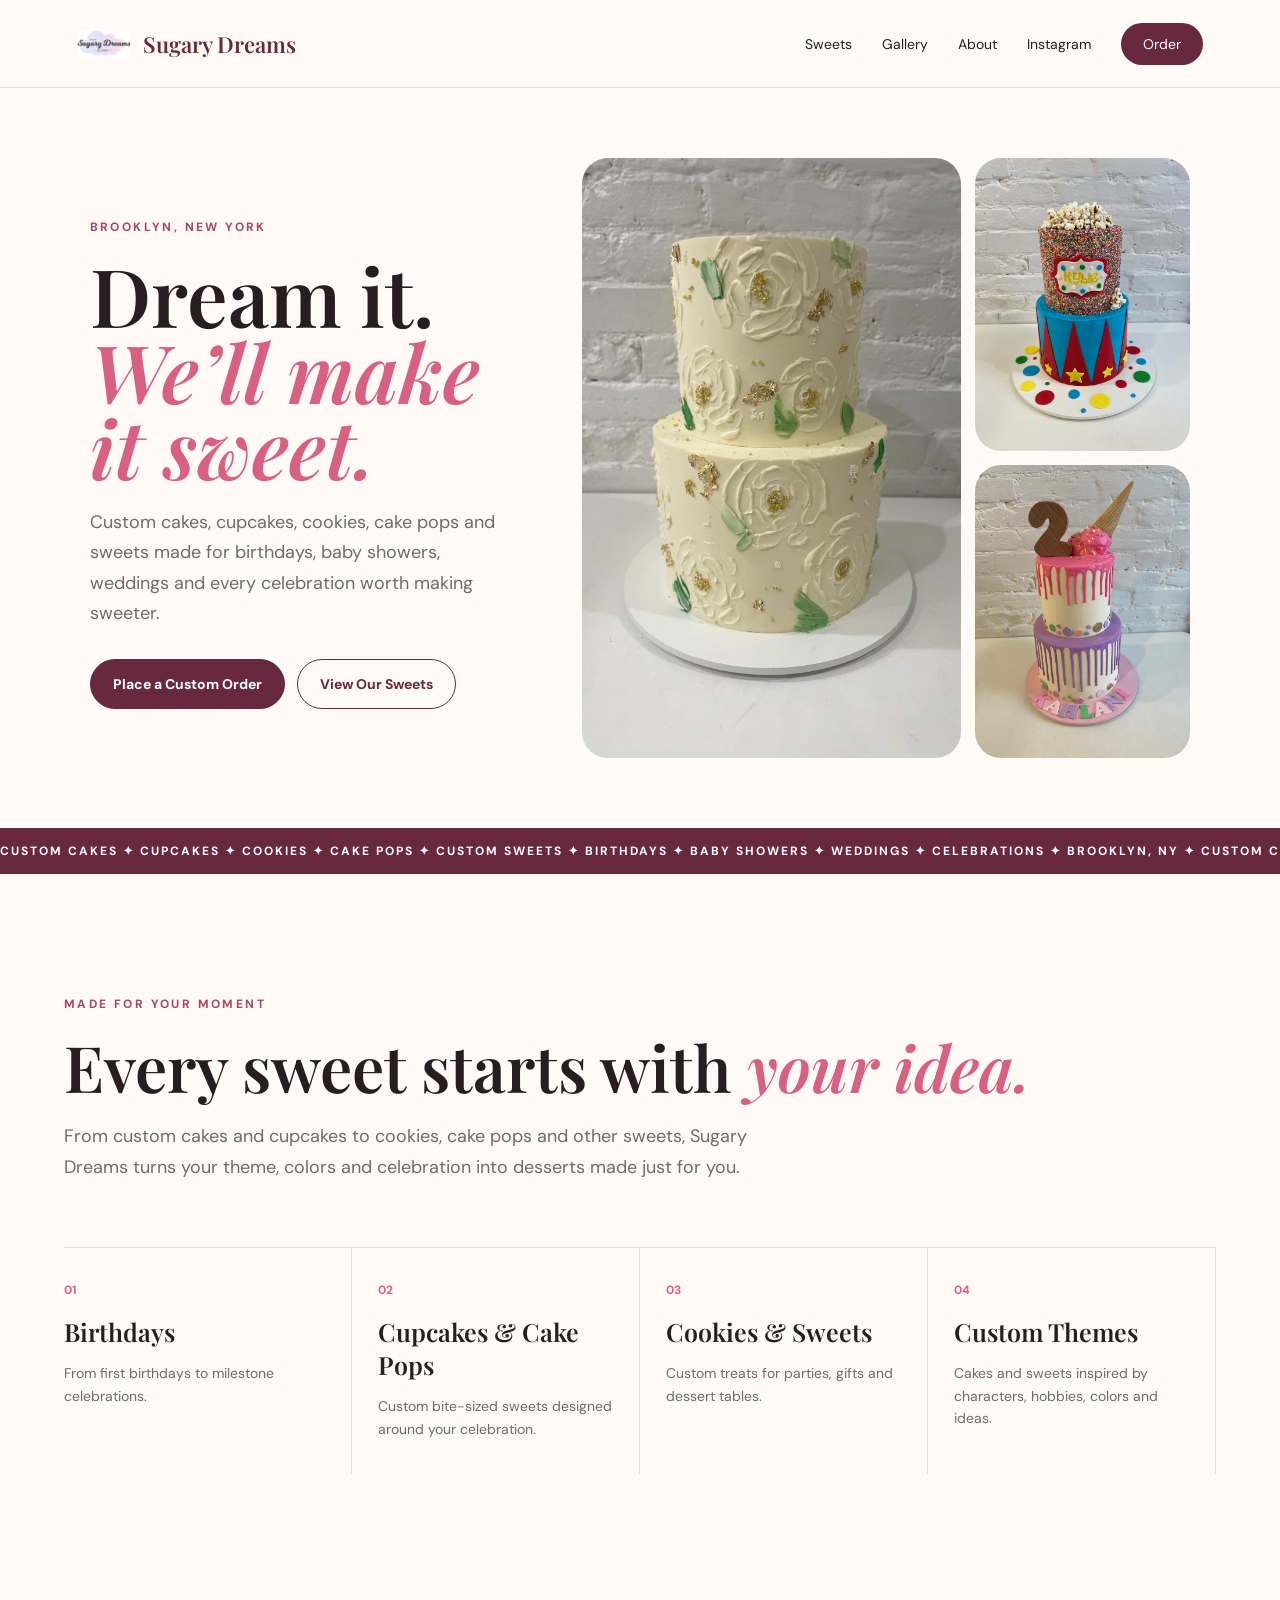
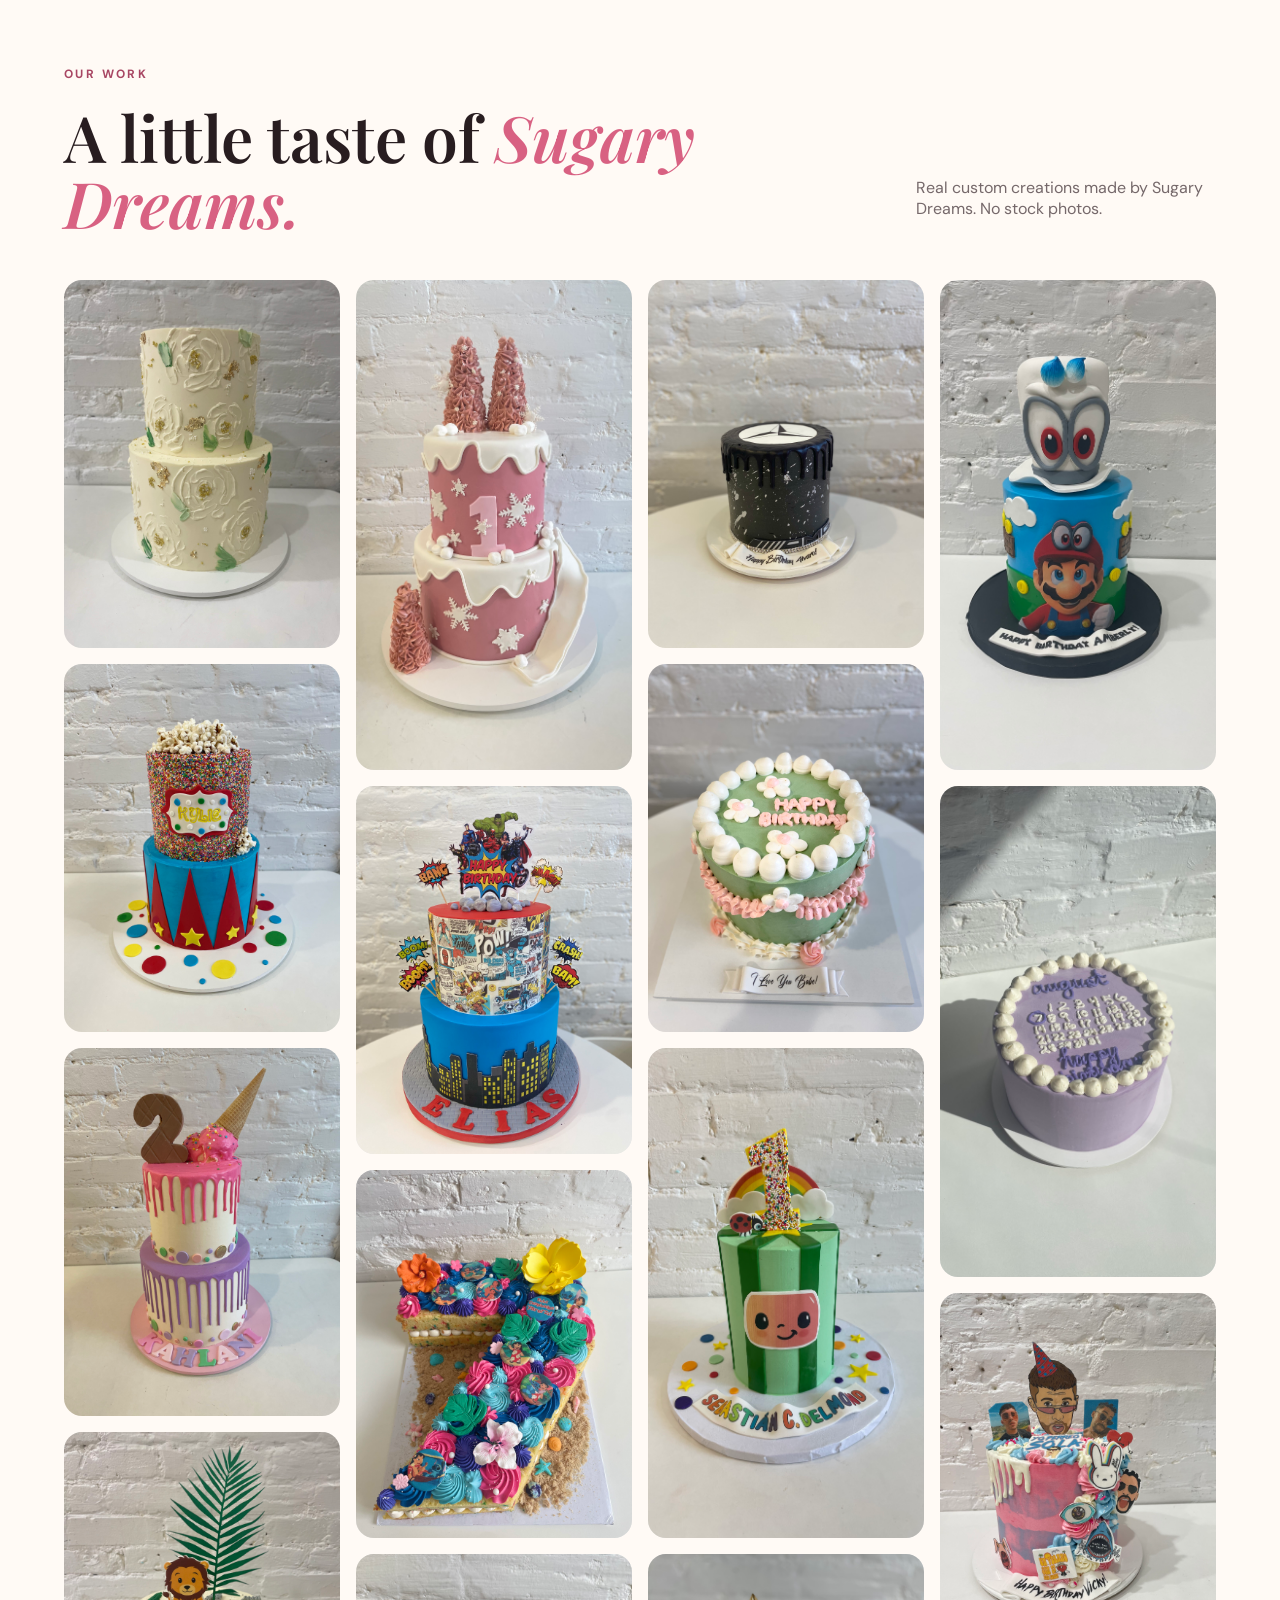
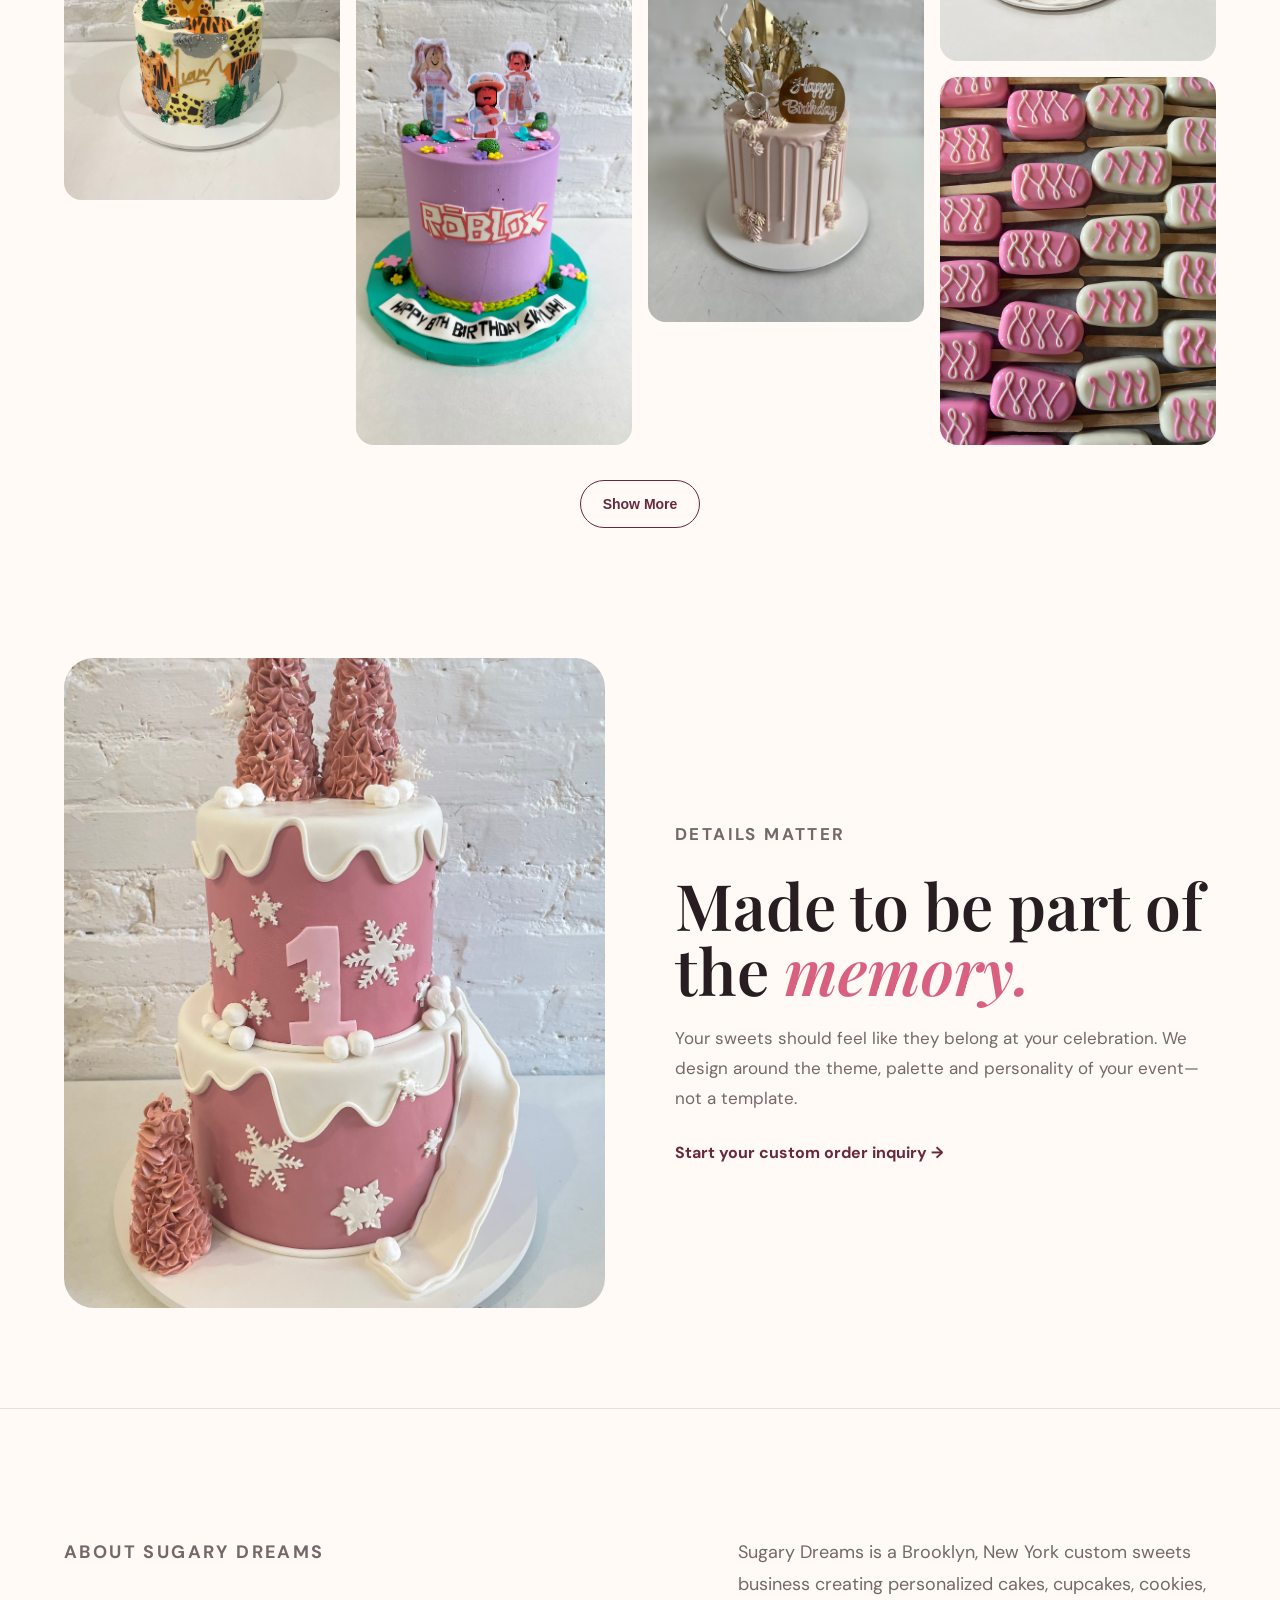
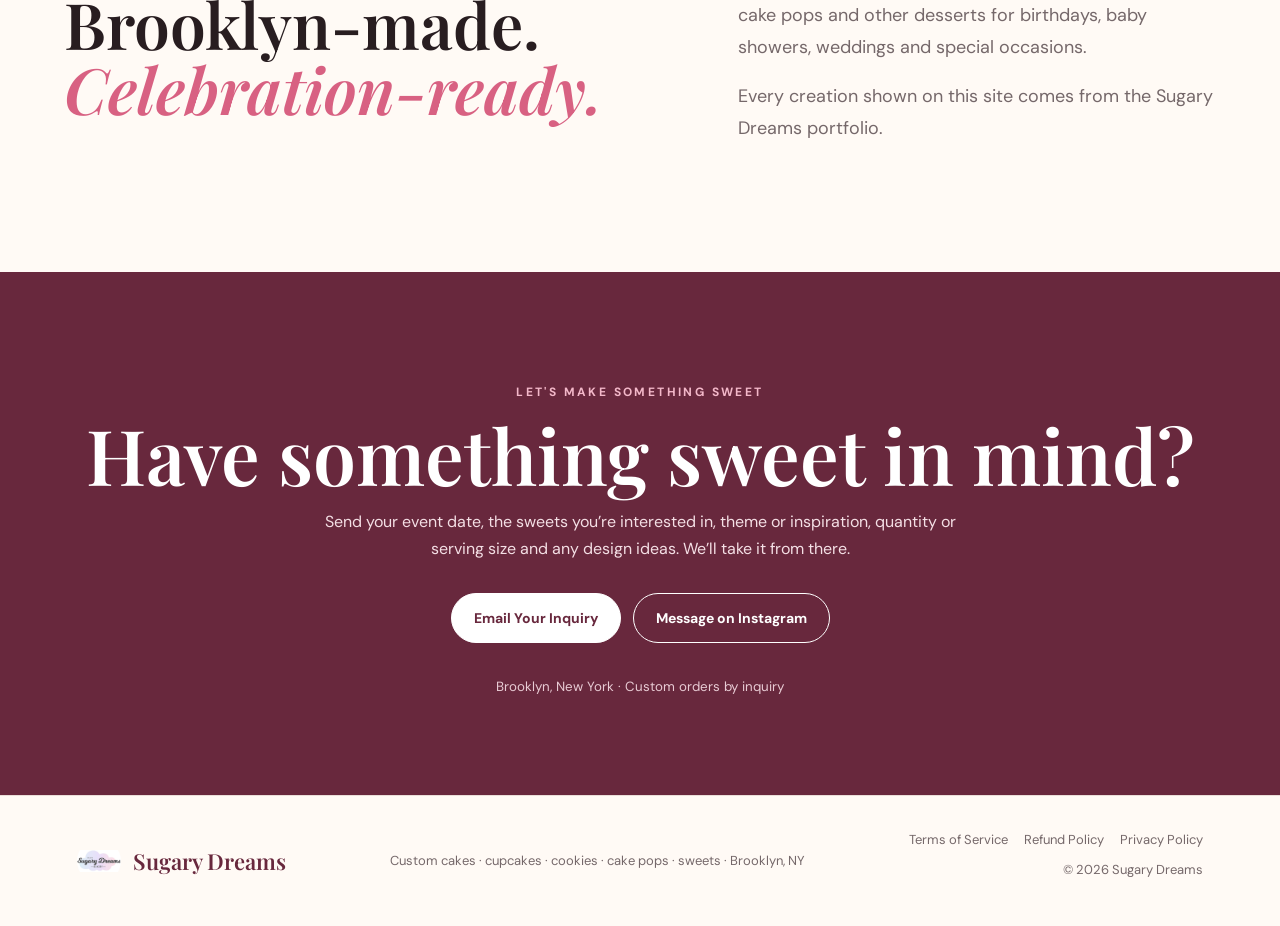
<file: index.html>
<!doctype html>
<html lang="en">
<head>
  <meta charset="utf-8">
  <meta name="viewport" content="width=device-width,initial-scale=1">
  <meta name="description" content="Sugary Dreams creates custom cakes, cupcakes, cookies, cake pops and custom sweets for birthdays, baby showers, weddings and celebrations in Brooklyn, New York.">
  <title>Sugary Dreams | Custom Cakes & Sweets in Brooklyn, NY</title>
  <link rel="preconnect" href="https://fonts.googleapis.com">
  <link rel="preconnect" href="https://fonts.gstatic.com" crossorigin>
  <link href="https://fonts.googleapis.com/css2?family=DM+Sans:wght@400;500;600;700&family=Playfair+Display:ital,wght@0,600;1,600&display=swap" rel="stylesheet">
  <link rel="stylesheet" href="styles.css">
  <link rel="icon" href="favicon.ico" sizes="any">
  <link rel="icon" type="image/png" sizes="32x32" href="favicon-32x32.png">
  <link rel="apple-touch-icon" sizes="180x180" href="apple-touch-icon.png">
  <meta name="theme-color" content="#fffaf5">
  <link rel="canonical" href="https://david25-svg.github.io/sugary-dreams/">
  <meta property="og:type" content="website">
  <meta property="og:site_name" content="Sugary Dreams">
  <meta property="og:title" content="Sugary Dreams | Custom Cakes & Sweets in Brooklyn, NY">
  <meta property="og:description" content="Sugary Dreams creates custom cakes, cupcakes, cookies, cake pops and custom sweets for birthdays, baby showers, weddings and celebrations in Brooklyn, New York.">
  <meta property="og:url" content="https://david25-svg.github.io/sugary-dreams/">
  <meta property="og:image" content="https://david25-svg.github.io/sugary-dreams/images/IMG_6357.jpeg">
  <meta name="twitter:card" content="summary_large_image">
  <script type="application/ld+json">
{
  "@context": "https://schema.org",
  "@type": "Bakery",
  "name": "Sugary Dreams",
  "url": "https://david25-svg.github.io/sugary-dreams/",
  "image": "https://david25-svg.github.io/sugary-dreams/images/IMG_6357.jpeg",
  "logo": "https://david25-svg.github.io/sugary-dreams/Sugary%20Dreams.jpg",
  "description": "Custom cakes, cupcakes, cookies, cake pops and custom sweets for birthdays, baby showers, weddings and celebrations in Brooklyn, New York.",
  "areaServed": {
    "@type": "City",
    "name": "Brooklyn, New York"
  },
  "sameAs": [
    "https://www.instagram.com/sugaryydreams/"
  ]
}
  </script>
</head>
<body>
<header class="site-header">
  <a class="brand" href="#home" aria-label="Sugary Dreams home">
    <img src="Sugary%20Dreams.jpg" alt="Sugary Dreams logo">
    <span>Sugary Dreams</span>
  </a>
  <button class="menu-button" aria-label="Open navigation" aria-expanded="false">Menu</button>
  <nav class="nav" aria-label="Main navigation">
    <a href="#sweets">Sweets</a><a href="#gallery">Gallery</a><a href="#about">About</a>
    <a href="https://www.instagram.com/sugaryydreams/?hl=en" target="_blank" rel="noopener">Instagram</a>
    <a class="pill" href="#order">Order</a>
  </nav>
</header>

<main>
<section class="hero" id="home">
  <div class="hero-copy">
    <p class="eyebrow">BROOKLYN, NEW YORK</p>
    <h1>Dream it.<br><em>We’ll make it sweet.</em></h1>
    <p class="lede">Custom cakes, cupcakes, cookies, cake pops and sweets made for birthdays, baby showers, weddings and every celebration worth making sweeter.</p>
    <div class="actions"><a class="button primary" href="#order">Place a Custom Order</a><a class="button secondary" href="#gallery">View Our Sweets</a></div>
  </div>
  <div class="hero-grid" aria-label="Featured Sugary Dreams cakes">
    <img class="hero-main" src="images/IMG_6357.jpeg" alt="Elegant two-tier floral cake by Sugary Dreams">
    <img src="images/IMG_4657.jpeg" alt="Colorful circus themed cake by Sugary Dreams">
    <img src="images/IMG_7768.jpeg" alt="Two-tier ice cream themed cake by Sugary Dreams">
  </div>
</section>

<div class="marquee" aria-hidden="true"><div><span>CUSTOM CAKES ✦ CUPCAKES ✦ COOKIES ✦ CAKE POPS ✦ CUSTOM SWEETS ✦ BIRTHDAYS ✦ BABY SHOWERS ✦ WEDDINGS ✦ CELEBRATIONS ✦ BROOKLYN, NY ✦&nbsp;</span><span>CUSTOM CAKES ✦ CUPCAKES ✦ COOKIES ✦ CAKE POPS ✦ CUSTOM SWEETS ✦ BIRTHDAYS ✦ BABY SHOWERS ✦ WEDDINGS ✦ CELEBRATIONS ✦ BROOKLYN, NY ✦&nbsp;</span></div></div>

<section class="section intro" id="sweets">
  <p class="eyebrow">MADE FOR YOUR MOMENT</p>
  <h2>Every sweet starts with <em>your idea.</em></h2>
  <p>From custom cakes and cupcakes to cookies, cake pops and other sweets, Sugary Dreams turns your theme, colors and celebration into desserts made just for you.</p>
  <div class="categories">
    <article><span>01</span><h3>Birthdays</h3><p>From first birthdays to milestone celebrations.</p></article>
    <article><span>02</span><h3>Cupcakes & Cake Pops</h3><p>Custom bite-sized sweets designed around your celebration.</p></article>
    <article><span>03</span><h3>Cookies & Sweets</h3><p>Custom treats for parties, gifts and dessert tables.</p></article>
    <article><span>04</span><h3>Custom Themes</h3><p>Cakes and sweets inspired by characters, hobbies, colors and ideas.</p></article>
  </div>
</section>

<section class="section gallery-section" id="gallery">
  <div class="section-heading"><div><p class="eyebrow">OUR WORK</p><h2>A little taste of <em>Sugary Dreams.</em></h2></div><p>Real custom creations made by Sugary Dreams. No stock photos.</p></div>
  <div class="gallery" id="galleryGrid"></div>
  <button class="button secondary load-more" id="loadMore">Show More</button>
</section>

<section class="feature">
  <img src="images/IMG_9196.jpeg" alt="Pink winter first birthday cake by Sugary Dreams">
  <div><p class="eyebrow">DETAILS MATTER</p><h2>Made to be part of the <em>memory.</em></h2><p>Your sweets should feel like they belong at your celebration. We design around the theme, palette and personality of your event—not a template.</p><a class="text-link" href="#order">Start your custom order inquiry →</a></div>
</section>

<section class="section about" id="about">
  <div><p class="eyebrow">ABOUT SUGARY DREAMS</p><h2>Brooklyn-made.<br><em>Celebration-ready.</em></h2></div>
  <div><p>Sugary Dreams is a Brooklyn, New York custom sweets business creating personalized cakes, cupcakes, cookies, cake pops and other desserts for birthdays, baby showers, weddings and special occasions.</p><p>Every creation shown on this site comes from the Sugary Dreams portfolio.</p></div>
</section>

<section class="order" id="order">
  <p class="eyebrow">LET'S MAKE SOMETHING SWEET</p>
  <h2>Have something sweet in mind?</h2>
  <p>Send your event date, the sweets you’re interested in, theme or inspiration, quantity or serving size and any design ideas. We’ll take it from there.</p>
  <div class="actions center"><a class="button light" href="mailto:aurora.ap99@gmail.com?subject=Sugary%20Dreams%20Custom%20Order%20Inquiry">Email Your Inquiry</a><a class="button outline-light" href="https://www.instagram.com/sugaryydreams/?hl=en" target="_blank" rel="noopener">Message on Instagram</a></div>
  <small>Brooklyn, New York · Custom orders by inquiry</small>
</section>
</main>

<footer><a class="brand" href="#home"><img src="Sugary%20Dreams.jpg" alt=""><span>Sugary Dreams</span></a><p>Custom cakes · cupcakes · cookies · cake pops · sweets · Brooklyn, NY</p><div class="footer-right"><div class="policy-links"><a href="terms.html">Terms of Service</a><a href="refund-policy.html">Refund Policy</a><a href="privacy.html">Privacy Policy</a></div><p>© <span id="year"></span> Sugary Dreams</p></div></footer>
<script src="script.js"></script>
</body>
</html>
</file>
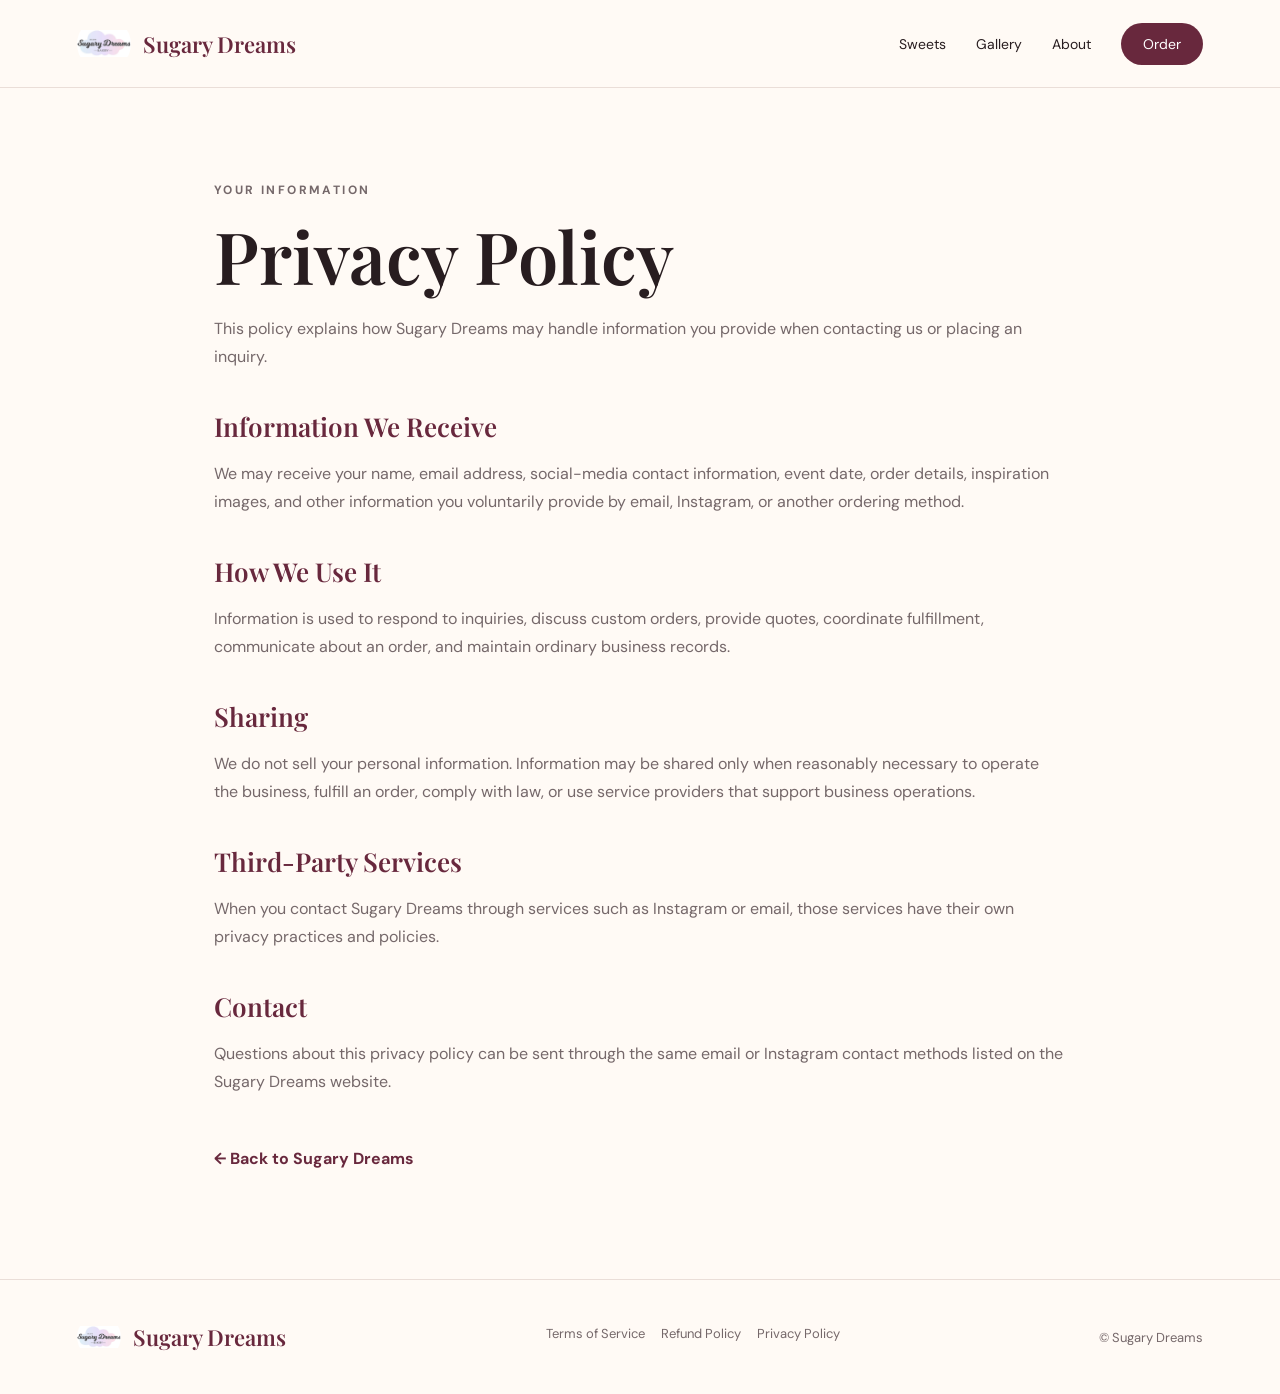
<file: privacy.html>
<!doctype html><html lang="en"><head><meta charset="utf-8"><meta name="viewport" content="width=device-width,initial-scale=1"><link rel="preconnect" href="https://fonts.googleapis.com"><link rel="preconnect" href="https://fonts.gstatic.com" crossorigin><link href="https://fonts.googleapis.com/css2?family=DM+Sans:wght@400;500;600;700&family=Playfair+Display:ital,wght@0,600;1,600&display=swap" rel="stylesheet"><link rel="stylesheet" href="styles.css"><title>Privacy Policy | Sugary Dreams</title>  <link rel="icon" href="favicon.ico" sizes="any">
  <link rel="icon" type="image/png" sizes="32x32" href="favicon-32x32.png">
  <link rel="apple-touch-icon" sizes="180x180" href="apple-touch-icon.png">
  <meta name="theme-color" content="#fffaf5">
  <link rel="canonical" href="https://david25-svg.github.io/sugary-dreams/privacy.html">
  <meta property="og:type" content="website">
  <meta property="og:site_name" content="Sugary Dreams">
  <meta property="og:title" content="Privacy Policy | Sugary Dreams">
  <meta property="og:description" content="Privacy Policy for the Sugary Dreams website and custom order inquiries.">
  <meta property="og:url" content="https://david25-svg.github.io/sugary-dreams/privacy.html">
  <meta property="og:image" content="https://david25-svg.github.io/sugary-dreams/images/IMG_6357.jpeg">
  <meta name="twitter:card" content="summary_large_image">
</head><body><header class="site-header"><a class="brand" href="index.html"><img src="Sugary%20Dreams.jpg" alt="Sugary Dreams logo"><span>Sugary Dreams</span></a><nav class="nav"><a href="index.html#sweets">Sweets</a><a href="index.html#gallery">Gallery</a><a href="index.html#about">About</a><a class="pill" href="index.html#order">Order</a></nav></header><main class="policy-page"><p class="eyebrow">YOUR INFORMATION</p><h1>Privacy Policy</h1><p>This policy explains how Sugary Dreams may handle information you provide when contacting us or placing an inquiry.</p><h2>Information We Receive</h2><p>We may receive your name, email address, social-media contact information, event date, order details, inspiration images, and other information you voluntarily provide by email, Instagram, or another ordering method.</p><h2>How We Use It</h2><p>Information is used to respond to inquiries, discuss custom orders, provide quotes, coordinate fulfillment, communicate about an order, and maintain ordinary business records.</p><h2>Sharing</h2><p>We do not sell your personal information. Information may be shared only when reasonably necessary to operate the business, fulfill an order, comply with law, or use service providers that support business operations.</p><h2>Third-Party Services</h2><p>When you contact Sugary Dreams through services such as Instagram or email, those services have their own privacy practices and policies.</p><h2>Contact</h2><p>Questions about this privacy policy can be sent through the same email or Instagram contact methods listed on the Sugary Dreams website.</p><a class="policy-back" href="index.html">← Back to Sugary Dreams</a></main><footer><a class="brand" href="index.html"><img src="Sugary%20Dreams.jpg" alt=""><span>Sugary Dreams</span></a><div class="policy-links"><a href="terms.html">Terms of Service</a><a href="refund-policy.html">Refund Policy</a><a href="privacy.html">Privacy Policy</a></div><p>© Sugary Dreams</p></footer></body></html>
</file>
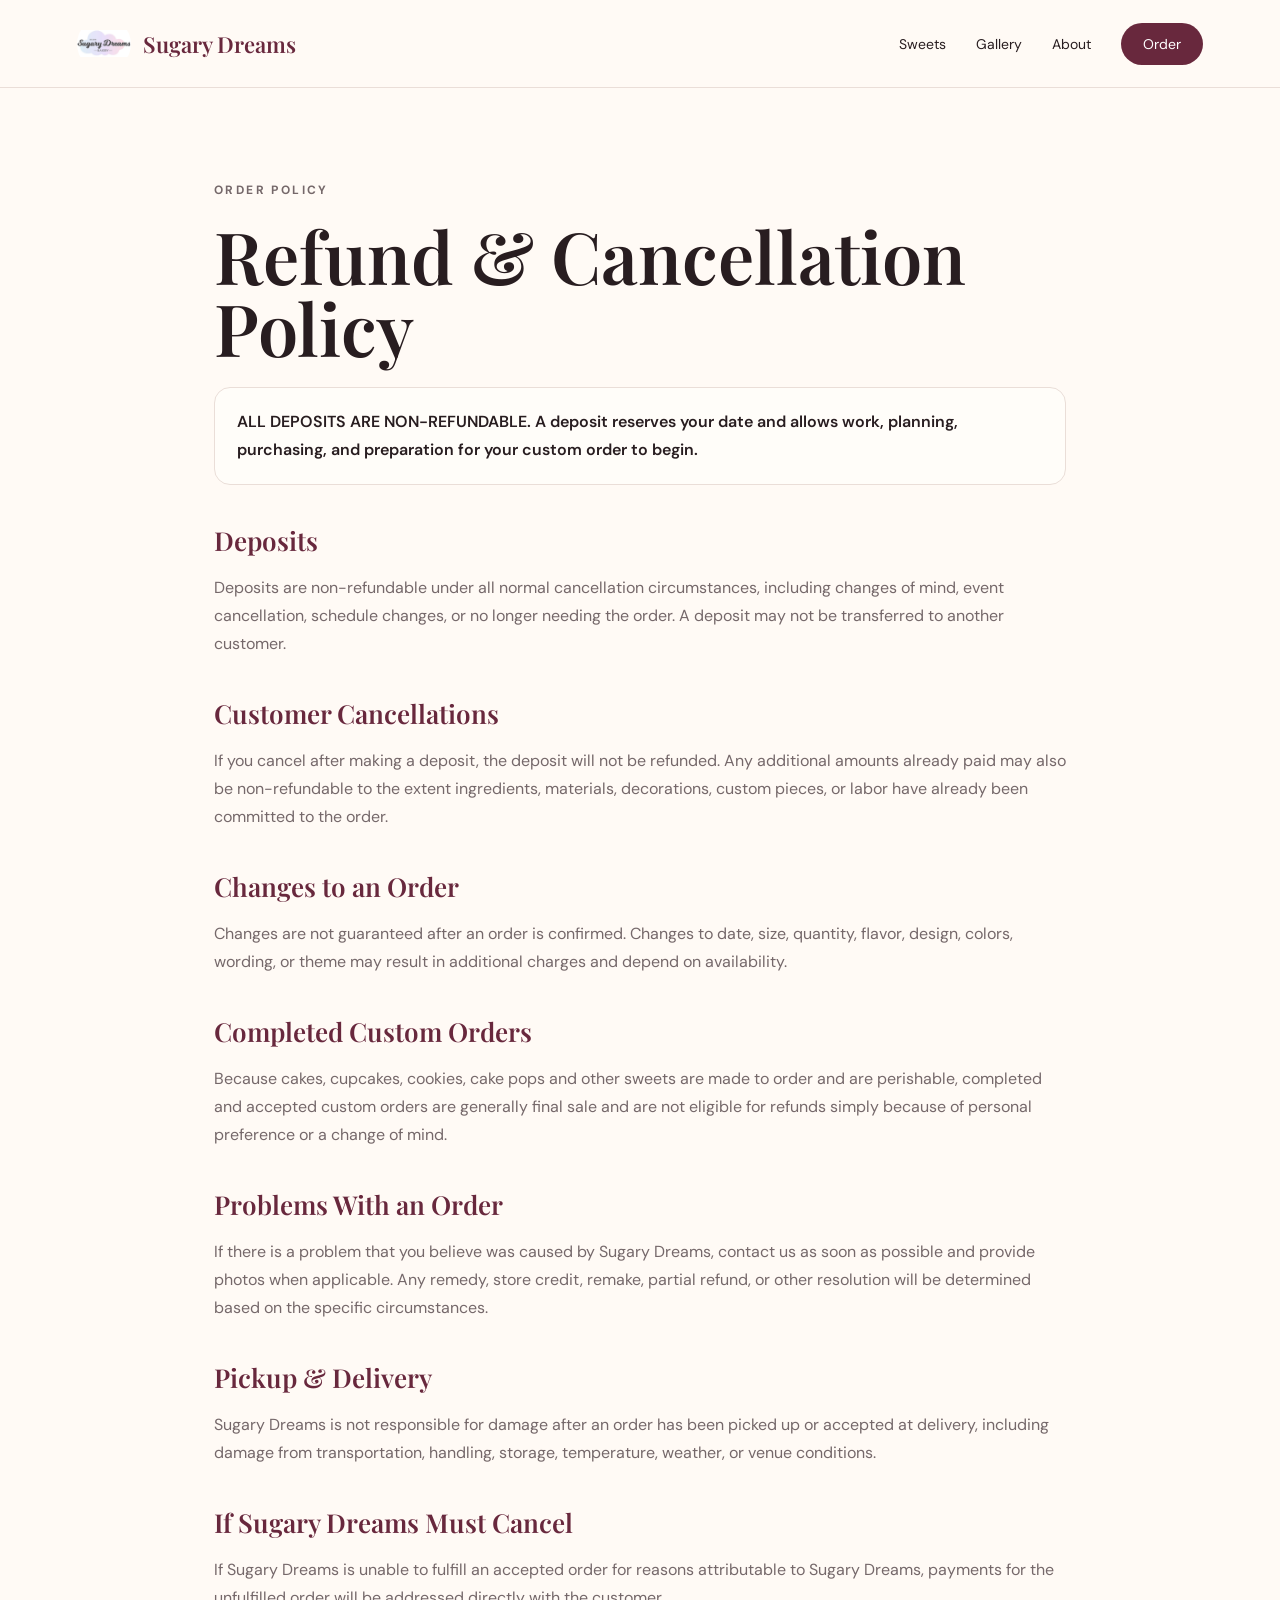
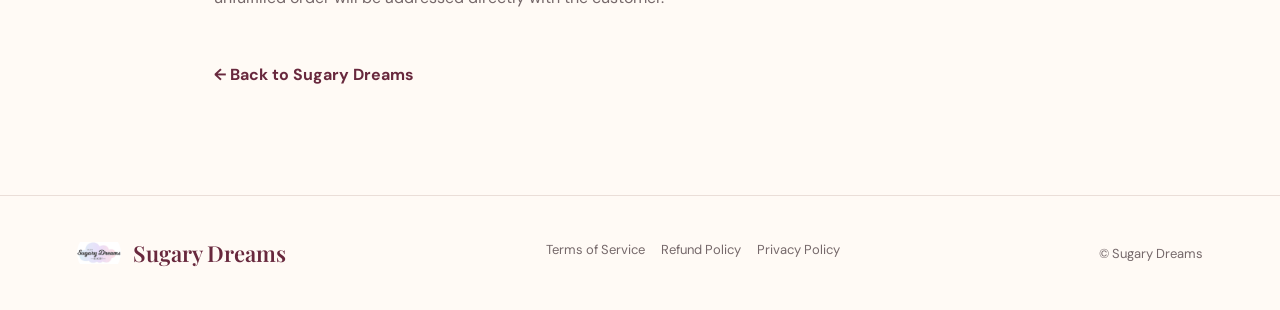
<file: refund-policy.html>
<!doctype html><html lang="en"><head><meta charset="utf-8"><meta name="viewport" content="width=device-width,initial-scale=1"><link rel="preconnect" href="https://fonts.googleapis.com"><link rel="preconnect" href="https://fonts.gstatic.com" crossorigin><link href="https://fonts.googleapis.com/css2?family=DM+Sans:wght@400;500;600;700&family=Playfair+Display:ital,wght@0,600;1,600&display=swap" rel="stylesheet"><link rel="stylesheet" href="styles.css"><title>Refund Policy | Sugary Dreams</title>  <link rel="icon" href="favicon.ico" sizes="any">
  <link rel="icon" type="image/png" sizes="32x32" href="favicon-32x32.png">
  <link rel="apple-touch-icon" sizes="180x180" href="apple-touch-icon.png">
  <meta name="theme-color" content="#fffaf5">
  <link rel="canonical" href="https://david25-svg.github.io/sugary-dreams/refund-policy.html">
  <meta property="og:type" content="website">
  <meta property="og:site_name" content="Sugary Dreams">
  <meta property="og:title" content="Refund Policy | Sugary Dreams">
  <meta property="og:description" content="Refund and cancellation policy for Sugary Dreams custom cakes, cupcakes, cookies, cake pops and sweets.">
  <meta property="og:url" content="https://david25-svg.github.io/sugary-dreams/refund-policy.html">
  <meta property="og:image" content="https://david25-svg.github.io/sugary-dreams/images/IMG_6357.jpeg">
  <meta name="twitter:card" content="summary_large_image">
</head><body><header class="site-header"><a class="brand" href="index.html"><img src="Sugary%20Dreams.jpg" alt="Sugary Dreams logo"><span>Sugary Dreams</span></a><nav class="nav"><a href="index.html#sweets">Sweets</a><a href="index.html#gallery">Gallery</a><a href="index.html#about">About</a><a class="pill" href="index.html#order">Order</a></nav></header><main class="policy-page"><p class="eyebrow">ORDER POLICY</p><h1>Refund & Cancellation Policy</h1><p class="notice">ALL DEPOSITS ARE NON-REFUNDABLE. A deposit reserves your date and allows work, planning, purchasing, and preparation for your custom order to begin.</p><h2>Deposits</h2><p>Deposits are non-refundable under all normal cancellation circumstances, including changes of mind, event cancellation, schedule changes, or no longer needing the order. A deposit may not be transferred to another customer.</p><h2>Customer Cancellations</h2><p>If you cancel after making a deposit, the deposit will not be refunded. Any additional amounts already paid may also be non-refundable to the extent ingredients, materials, decorations, custom pieces, or labor have already been committed to the order.</p><h2>Changes to an Order</h2><p>Changes are not guaranteed after an order is confirmed. Changes to date, size, quantity, flavor, design, colors, wording, or theme may result in additional charges and depend on availability.</p><h2>Completed Custom Orders</h2><p>Because cakes, cupcakes, cookies, cake pops and other sweets are made to order and are perishable, completed and accepted custom orders are generally final sale and are not eligible for refunds simply because of personal preference or a change of mind.</p><h2>Problems With an Order</h2><p>If there is a problem that you believe was caused by Sugary Dreams, contact us as soon as possible and provide photos when applicable. Any remedy, store credit, remake, partial refund, or other resolution will be determined based on the specific circumstances.</p><h2>Pickup & Delivery</h2><p>Sugary Dreams is not responsible for damage after an order has been picked up or accepted at delivery, including damage from transportation, handling, storage, temperature, weather, or venue conditions.</p><h2>If Sugary Dreams Must Cancel</h2><p>If Sugary Dreams is unable to fulfill an accepted order for reasons attributable to Sugary Dreams, payments for the unfulfilled order will be addressed directly with the customer.</p><a class="policy-back" href="index.html">← Back to Sugary Dreams</a></main><footer><a class="brand" href="index.html"><img src="Sugary%20Dreams.jpg" alt=""><span>Sugary Dreams</span></a><div class="policy-links"><a href="terms.html">Terms of Service</a><a href="refund-policy.html">Refund Policy</a><a href="privacy.html">Privacy Policy</a></div><p>© Sugary Dreams</p></footer></body></html>
</file>
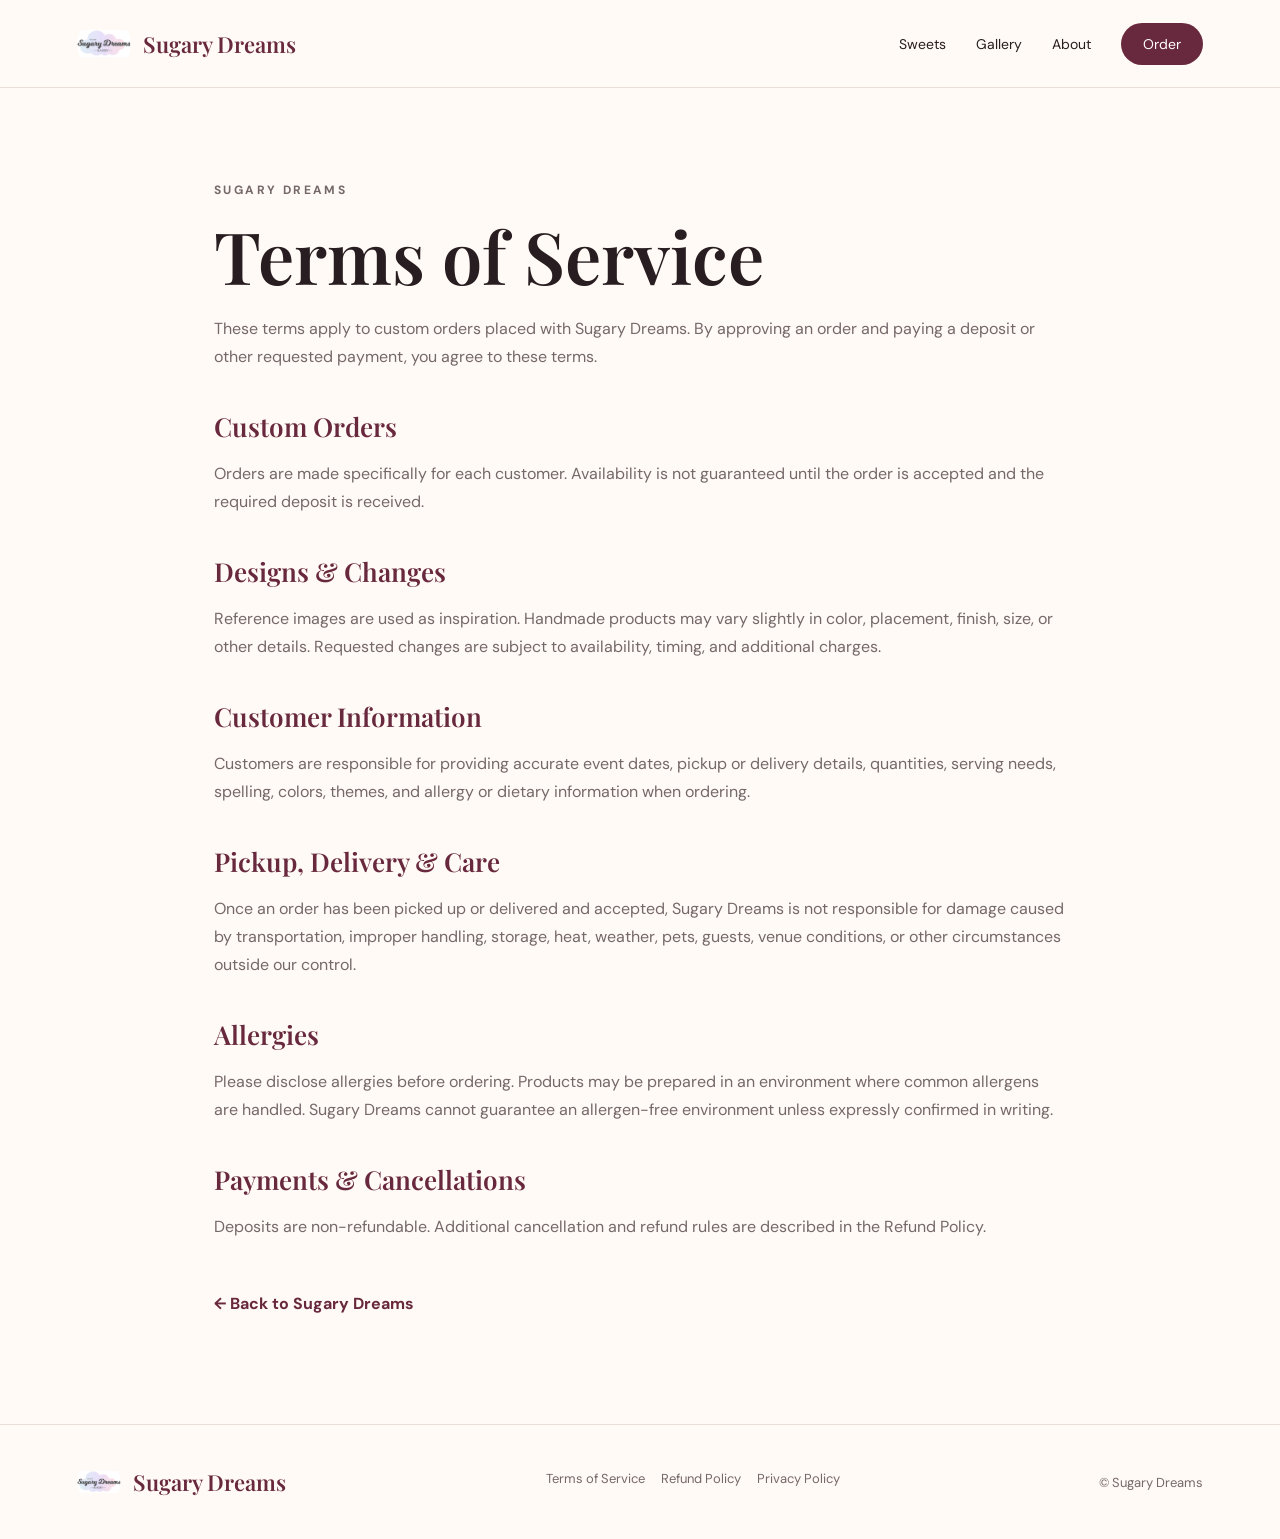
<file: terms.html>
<!doctype html><html lang="en"><head><meta charset="utf-8"><meta name="viewport" content="width=device-width,initial-scale=1"><link rel="preconnect" href="https://fonts.googleapis.com"><link rel="preconnect" href="https://fonts.gstatic.com" crossorigin><link href="https://fonts.googleapis.com/css2?family=DM+Sans:wght@400;500;600;700&family=Playfair+Display:ital,wght@0,600;1,600&display=swap" rel="stylesheet"><link rel="stylesheet" href="styles.css"><title>Terms of Service | Sugary Dreams</title>  <link rel="icon" href="favicon.ico" sizes="any">
  <link rel="icon" type="image/png" sizes="32x32" href="favicon-32x32.png">
  <link rel="apple-touch-icon" sizes="180x180" href="apple-touch-icon.png">
  <meta name="theme-color" content="#fffaf5">
  <link rel="canonical" href="https://david25-svg.github.io/sugary-dreams/terms.html">
  <meta property="og:type" content="website">
  <meta property="og:site_name" content="Sugary Dreams">
  <meta property="og:title" content="Terms of Service | Sugary Dreams">
  <meta property="og:description" content="Terms of Service for Sugary Dreams, a custom sweets business serving Brooklyn, New York.">
  <meta property="og:url" content="https://david25-svg.github.io/sugary-dreams/terms.html">
  <meta property="og:image" content="https://david25-svg.github.io/sugary-dreams/images/IMG_6357.jpeg">
  <meta name="twitter:card" content="summary_large_image">
</head><body><header class="site-header"><a class="brand" href="index.html"><img src="Sugary%20Dreams.jpg" alt="Sugary Dreams logo"><span>Sugary Dreams</span></a><nav class="nav"><a href="index.html#sweets">Sweets</a><a href="index.html#gallery">Gallery</a><a href="index.html#about">About</a><a class="pill" href="index.html#order">Order</a></nav></header><main class="policy-page"><p class="eyebrow">SUGARY DREAMS</p><h1>Terms of Service</h1><p>These terms apply to custom orders placed with Sugary Dreams. By approving an order and paying a deposit or other requested payment, you agree to these terms.</p><h2>Custom Orders</h2><p>Orders are made specifically for each customer. Availability is not guaranteed until the order is accepted and the required deposit is received.</p><h2>Designs & Changes</h2><p>Reference images are used as inspiration. Handmade products may vary slightly in color, placement, finish, size, or other details. Requested changes are subject to availability, timing, and additional charges.</p><h2>Customer Information</h2><p>Customers are responsible for providing accurate event dates, pickup or delivery details, quantities, serving needs, spelling, colors, themes, and allergy or dietary information when ordering.</p><h2>Pickup, Delivery & Care</h2><p>Once an order has been picked up or delivered and accepted, Sugary Dreams is not responsible for damage caused by transportation, improper handling, storage, heat, weather, pets, guests, venue conditions, or other circumstances outside our control.</p><h2>Allergies</h2><p>Please disclose allergies before ordering. Products may be prepared in an environment where common allergens are handled. Sugary Dreams cannot guarantee an allergen-free environment unless expressly confirmed in writing.</p><h2>Payments & Cancellations</h2><p>Deposits are non-refundable. Additional cancellation and refund rules are described in the Refund Policy.</p><a class="policy-back" href="index.html">← Back to Sugary Dreams</a></main><footer><a class="brand" href="index.html"><img src="Sugary%20Dreams.jpg" alt=""><span>Sugary Dreams</span></a><div class="policy-links"><a href="terms.html">Terms of Service</a><a href="refund-policy.html">Refund Policy</a><a href="privacy.html">Privacy Policy</a></div><p>© Sugary Dreams</p></footer></body></html>
</file>
<file: styles.css>
:root{--cream:#fffaf5;--paper:#fffdf9;--wine:#68283d;--rose:#d86182;--ink:#281d20;--muted:#75686a;--line:#eaded8}
*{box-sizing:border-box}html{scroll-behavior:smooth}body{margin:0;background:var(--cream);color:var(--ink);font-family:"DM Sans",sans-serif}img{display:block;max-width:100%}a{color:inherit;text-decoration:none}
.site-header{height:88px;padding:0 clamp(24px,6vw,110px);display:flex;align-items:center;justify-content:space-between;border-bottom:1px solid var(--line);background:rgba(255,250,245,.96);position:sticky;top:0;z-index:20}
.brand{display:flex;align-items:center;gap:12px;font:600 22px "Playfair Display",serif;color:var(--wine)}.brand img{width:54px;height:54px;object-fit:contain;border-radius:50%}.nav{display:flex;align-items:center;gap:30px;font-size:14px}.nav a:hover{color:var(--rose)}.pill{background:var(--wine);color:#fff!important;padding:12px 22px;border-radius:999px}.menu-button{display:none;background:none;border:0;font:600 14px inherit}
.hero{max-width:1500px;margin:auto;min-height:720px;padding:70px clamp(24px,7vw,120px);display:grid;grid-template-columns:.82fr 1.18fr;gap:70px;align-items:center}.eyebrow{font-size:12px;letter-spacing:2.4px;font-weight:700;color:#a84663}.hero h1,.section h2,.feature h2,.order h2{font:600 clamp(54px,6.3vw,98px)/.94 "Playfair Display",serif;margin:22px 0}.hero h1 em,.section h2 em,.feature h2 em{color:var(--rose);font-weight:600}.lede{font-size:18px;line-height:1.7;color:var(--muted);max-width:560px}.actions{display:flex;gap:12px;margin-top:30px;flex-wrap:wrap}.button{display:inline-flex;align-items:center;justify-content:center;padding:15px 22px;border-radius:999px;font-weight:700;font-size:14px;border:1px solid var(--wine);cursor:pointer;background:transparent}.primary{background:var(--wine);color:#fff}.secondary{color:var(--wine)}.button:hover{transform:translateY(-1px)}
.hero-grid{height:600px;display:grid;grid-template-columns:1.5fr .85fr;grid-template-rows:1fr 1fr;gap:14px}.hero-grid img{width:100%;height:100%;object-fit:cover;border-radius:26px}.hero-main{grid-row:1/3}
.marquee{overflow:hidden;background:var(--wine);color:#fff;padding:15px 0}.marquee>div{display:flex;width:max-content;animation:scroll 28s linear infinite}.marquee span{font-size:12px;letter-spacing:2px;font-weight:700;white-space:nowrap}@keyframes scroll{to{transform:translateX(-50%)}}
.section{max-width:1320px;margin:auto;padding:110px clamp(24px,5vw,70px)}.section h2,.feature h2{font-size:clamp(44px,5vw,72px);line-height:1.02}.intro>p:not(.eyebrow){max-width:720px;font-size:18px;color:var(--muted);line-height:1.7}.categories{display:grid;grid-template-columns:repeat(4,1fr);margin-top:65px;border-top:1px solid var(--line)}.categories article{padding:30px 26px 20px 0;border-right:1px solid var(--line)}.categories article+article{padding-left:26px}.categories span{font-size:12px;color:var(--rose);font-weight:700}.categories h3{font:600 25px "Playfair Display",serif;margin:16px 0 8px}.categories p{font-size:14px;color:var(--muted);line-height:1.6}
.gallery-section{padding-top:70px}.section-heading{display:flex;align-items:end;justify-content:space-between;gap:40px;margin-bottom:45px}.section-heading h2{margin-bottom:0}.section-heading>p{max-width:300px;color:var(--muted)}.gallery{columns:4 240px;column-gap:16px}.gallery figure{break-inside:avoid;margin:0 0 16px;overflow:hidden;border-radius:18px;background:#eee}.gallery img{width:100%;height:auto;transition:transform .35s}.gallery figure:hover img{transform:scale(1.025)}.load-more{display:flex;margin:35px auto 0}
.feature{max-width:1320px;margin:20px auto 100px;padding:0 clamp(24px,5vw,70px);display:grid;grid-template-columns:1fr 1fr;gap:70px;align-items:center}.feature img{width:100%;height:650px;object-fit:cover;border-radius:30px}.feature p{color:var(--muted);line-height:1.75;font-size:17px}.text-link{display:inline-block;margin-top:12px;color:var(--wine);font-weight:700}
.about{display:grid;grid-template-columns:1.1fr .9fr;gap:90px;border-top:1px solid var(--line)}.about p{font-size:18px;line-height:1.75;color:var(--muted)}
.order{text-align:center;background:var(--wine);color:#fff;padding:100px 24px}.order .eyebrow{color:#f3b8c9}.order h2{font-size:clamp(48px,6vw,82px);margin:18px 0}.order>p:not(.eyebrow){max-width:660px;margin:0 auto;color:#f4dfe5;line-height:1.7}.center{justify-content:center}.light{background:#fff;color:var(--wine);border-color:#fff}.outline-light{color:#fff;border-color:#fff}.order small{display:block;margin-top:35px;color:#e8cbd4}
footer{padding:35px clamp(24px,6vw,110px);display:flex;align-items:center;justify-content:space-between;gap:25px;border-top:1px solid var(--line);font-size:13px;color:var(--muted)}footer .brand img{width:44px;height:44px}
@media(max-width:900px){.site-header{height:76px}.brand span{font-size:19px}.brand img{width:46px;height:46px}.menu-button{display:block}.nav{display:none;position:absolute;top:76px;left:0;right:0;padding:25px;background:var(--paper);border-bottom:1px solid var(--line);flex-direction:column;align-items:flex-start}.nav.open{display:flex}.hero{grid-template-columns:1fr;padding-top:50px}.hero-grid{height:560px}.categories{grid-template-columns:1fr 1fr}.feature,.about{grid-template-columns:1fr}.feature img{height:auto}.section-heading{display:block}.section-heading>p{max-width:none}.about{gap:20px}footer{flex-direction:column;text-align:center}}
@media(max-width:560px){.hero{min-height:auto;gap:45px}.hero h1{font-size:58px}.hero-grid{height:480px;grid-template-columns:1fr 1fr;grid-template-rows:1.4fr .8fr}.hero-main{grid-column:1/3;grid-row:auto}.categories{grid-template-columns:1fr}.categories article,.categories article+article{padding:24px 0;border-right:0;border-bottom:1px solid var(--line)}.section{padding-top:80px;padding-bottom:80px}.gallery{columns:2 145px}.feature{gap:35px;margin-bottom:70px}.order{padding:80px 24px}}.footer-right{text-align:right}.policy-links{display:flex;gap:16px;justify-content:flex-end;flex-wrap:wrap;margin-bottom:7px}.policy-links a:hover{color:var(--wine);text-decoration:underline}.policy-page{max-width:900px;margin:0 auto;padding:80px 24px 110px}.policy-page h1{font:600 clamp(46px,6vw,72px)/1 "Playfair Display",serif;margin:18px 0 24px}.policy-page h2{font:600 26px "Playfair Display",serif;margin:38px 0 12px;color:var(--wine)}.policy-page p,.policy-page li{color:var(--muted);line-height:1.75}.policy-page .notice{padding:20px 22px;border:1px solid var(--line);border-radius:16px;background:var(--paper);color:var(--ink);font-weight:600}.policy-back{display:inline-block;margin-top:36px;color:var(--wine);font-weight:700}@media(max-width:900px){.footer-right{text-align:center}.policy-links{justify-content:center}}

/* Mobile polish — preserves the V2 desktop design */
@media(max-width:700px){
  html,body{width:100%;overflow-x:hidden}
  .site-header{padding:0 18px}
  .brand{gap:8px}.brand img{width:42px;height:42px}.brand span{font-size:18px}
  .menu-button{padding:10px 0;color:var(--wine)}
  .nav{padding:22px 20px;gap:20px;box-shadow:0 10px 24px rgba(40,29,32,.08)}
  .nav a{width:100%;font-size:16px}.nav .pill{width:auto}
  .hero{padding:42px 20px 55px;gap:34px}
  .hero h1{font-size:clamp(48px,15vw,64px);line-height:.94;margin:18px 0}
  .lede{font-size:16px;line-height:1.65}
  .actions{gap:10px}.actions .button{flex:1 1 180px;min-height:50px;padding:14px 16px}
  .hero-grid{height:auto;grid-template-columns:1fr 1fr;grid-template-rows:auto auto;gap:9px}
  .hero-grid img{height:180px;border-radius:18px}.hero-grid .hero-main{grid-column:1/3;height:min(112vw,430px)}
  .marquee{padding:13px 0}.marquee span{font-size:11px;letter-spacing:1.6px}
  .section{padding:72px 20px}.section h2,.feature h2{font-size:clamp(40px,12vw,56px)}
  .categories{margin-top:42px}
  .section-heading{margin-bottom:30px}
  .gallery{columns:2;column-gap:10px}.gallery figure{margin-bottom:10px;border-radius:14px}
  .feature{padding:0 20px;margin:10px auto 72px;gap:28px}.feature img{border-radius:20px;max-height:520px}
  .about{padding-top:72px;gap:12px}.about p{font-size:16px}
  .order{padding:72px 20px}.order h2{font-size:clamp(44px,12vw,60px)}.order .actions{display:grid;grid-template-columns:1fr;width:100%;max-width:420px;margin:28px auto 0}.order .button{width:100%}
  footer{padding:30px 20px;gap:18px}.policy-links{gap:10px 16px}.footer-right{width:100%}
  .policy-page{padding:55px 20px 80px}.policy-page h1{font-size:clamp(42px,12vw,58px)}
}
@media(max-width:380px){
  .brand span{font-size:16px}.brand img{width:38px;height:38px}
  .hero{padding-left:16px;padding-right:16px}.hero h1{font-size:46px}
  .gallery{columns:1}.hero-grid img{height:150px}.hero-grid .hero-main{height:105vw}
}
</file>
